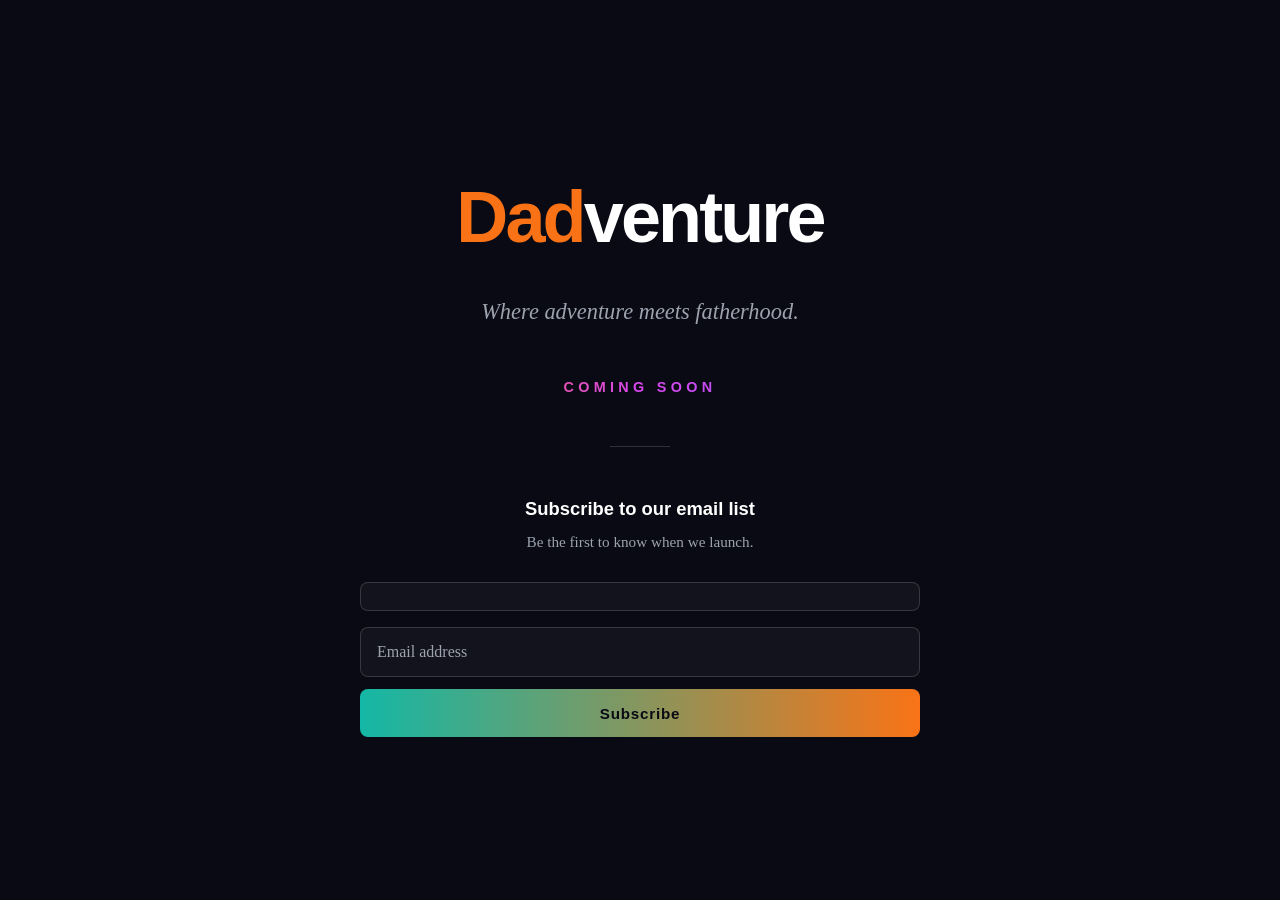
<file: index.html>
<!DOCTYPE html>
<html lang="en">
<head>
  <meta charset="UTF-8">
  <meta name="viewport" content="width=device-width, initial-scale=1.0">
  <title>Dadventure — Where Adventure Meets Fatherhood</title>
  <meta name="description" content="Dadventure is a fatherhood lifestyle brand and media platform. Coming soon.">

  <!-- Kit (ConvertKit) script for the email signup form -->
  <script src="https://f.convertkit.com/ckjs/ck.5.js"></script>

  <style>
    /* ===== EDIT COLORS HERE ===== */
    :root {
      --color-bg: #0a0a14;           /* dark navy/black background */
      --color-text: #ffffff;          /* main white text */
      --color-muted: #9ca3af;         /* gray for subtitle text */
      --color-orange: #f97316;        /* brand orange */
      --color-pink: #d946ef;          /* brand pink/magenta */
      --color-purple: #8b5cf6;        /* brand purple */
      --color-teal: #14b8a6;          /* brand teal */
      --color-border: rgba(255,255,255,0.15); /* subtle borders */
    }

    /* ===== BASE STYLES ===== */
    * { box-sizing: border-box; margin: 0; padding: 0; }

    body {
      background: var(--color-bg);
      color: var(--color-text);
      font-family: Georgia, 'Times New Roman', serif;
      min-height: 100vh;
      display: flex;
      align-items: center;
      justify-content: center;
      padding: 2rem 1.5rem;
      line-height: 1.5;
    }

    .container {
      max-width: 560px;
      width: 100%;
      text-align: center;
    }

    /* ===== LOGO ===== */
    .logo {
      font-family: 'Helvetica Neue', Helvetica, Arial, sans-serif;
      font-size: clamp(2.5rem, 8vw, 4.5rem);
      font-weight: 900;
      letter-spacing: -0.04em;
      margin-bottom: 1.5rem;
    }

    .logo .dad {
      color: var(--color-orange);
    }

    .logo .venture {
      color: var(--color-text);
    }

    /* ===== TAGLINE ===== */
    .tagline {
      font-size: clamp(1.1rem, 2.5vw, 1.4rem);
      font-style: italic;
      color: var(--color-muted);
      margin-bottom: 3rem;
    }

    /* ===== COMING SOON ===== */
    .coming-soon {
      font-family: 'Helvetica Neue', Helvetica, Arial, sans-serif;
      font-size: 0.9rem;
      font-weight: 700;
      letter-spacing: 0.3em;
      text-transform: uppercase;
      background: linear-gradient(90deg, var(--color-orange), var(--color-pink), var(--color-purple));
      -webkit-background-clip: text;
      background-clip: text;
      -webkit-text-fill-color: transparent;
      margin-bottom: 3rem;
    }

    /* ===== DIVIDER ===== */
    .divider {
      width: 60px;
      height: 1px;
      background: var(--color-border);
      margin: 0 auto 3rem;
    }

    /* ===== EMAIL SIGNUP SECTION ===== */
    .signup-heading {
      font-family: 'Helvetica Neue', Helvetica, Arial, sans-serif;
      font-size: 1.15rem;
      font-weight: 700;
      margin-bottom: 0.5rem;
      color: var(--color-text);
    }

    .signup-subtext {
      font-size: 0.95rem;
      color: var(--color-muted);
      margin-bottom: 1.75rem;
    }

    /* ===== KIT FORM OVERRIDES ===== */
    .formkit-form {
      max-width: 100% !important;
      margin: 0 auto;
    }

    .formkit-fields {
      display: flex;
      flex-direction: column;
      gap: 0.75rem;
    }

    .formkit-input {
      width: 100% !important;
      padding: 0.95rem 1rem !important;
      font-size: 1rem !important;
      font-family: Georgia, serif !important;
      border: 1px solid var(--color-border) !important;
      border-radius: 8px !important;
      background: rgba(255,255,255,0.04) !important;
      color: var(--color-text) !important;
      transition: border-color 0.2s, background 0.2s !important;
    }

    .formkit-input::placeholder {
      color: var(--color-muted) !important;
      opacity: 1 !important;
    }

    .formkit-input:focus {
      outline: none !important;
      border-color: var(--color-orange) !important;
      background: rgba(255,255,255,0.06) !important;
    }

    .formkit-submit {
      width: 100% !important;
      background: linear-gradient(90deg, var(--color-teal), var(--color-orange)) !important;
      color: #0a0a14 !important;
      border: none !important;
      border-radius: 8px !important;
      padding: 0.95rem 1rem !important;
      font-family: 'Helvetica Neue', Helvetica, Arial, sans-serif !important;
      font-size: 0.95rem !important;
      font-weight: 700 !important;
      letter-spacing: 0.05em !important;
      cursor: pointer;
      transition: opacity 0.2s, transform 0.1s;
    }

    .formkit-submit:hover {
      opacity: 0.92;
    }

    .formkit-submit:active {
      transform: scale(0.98);
    }

    .formkit-submit > span {
      padding: 0 !important;
    }

    /* Hide the "Built with Kit" link */
    .formkit-powered-by-convertkit-container {
      display: none !important;
    }

    /* Success/error messages */
    .formkit-alert {
      background: rgba(255,255,255,0.04) !important;
      border: 1px solid var(--color-border) !important;
      color: var(--color-text) !important;
      border-radius: 8px !important;
      padding: 0.85rem !important;
      font-size: 0.95rem !important;
      margin-bottom: 1rem !important;
    }

    .formkit-alert-success {
      background: rgba(20, 184, 166, 0.15) !important;
      border-color: var(--color-teal) !important;
    }
  </style>
</head>
<body>

  <main class="container">

    <!-- ===== LOGO (edit text here) ===== -->
    <h1 class="logo"><span class="dad">Dad</span><span class="venture">venture</span></h1>

    <!-- ===== TAGLINE (edit text here) ===== -->
    <p class="tagline">Where adventure meets fatherhood.</p>

    <!-- ===== COMING SOON (edit text here) ===== -->
    <p class="coming-soon">Coming Soon</p>

    <div class="divider"></div>

    <!-- ===== EMAIL SIGNUP HEADING (edit text here) ===== -->
    <h2 class="signup-heading">Subscribe to our email list</h2>
    <p class="signup-subtext">Be the first to know when we launch.</p>

    <!-- ===== KIT EMAIL FORM — DO NOT EDIT ===== -->
    <form action="https://app.kit.com/forms/9447538/subscriptions" class="seva-form formkit-form" method="post" data-sv-form="9447538" data-uid="8fcc47066a" data-format="inline" data-version="5">
      <div data-style="clean">
        <ul class="formkit-alert formkit-alert-error" data-element="errors" data-group="alert"></ul>
        <div data-element="fields" data-stacked="false" class="seva-fields formkit-fields">
          <div class="formkit-field">
            <input class="formkit-input" name="email_address" aria-label="Email Address" placeholder="Email address" required="" type="email">
          </div>
          <button data-element="submit" class="formkit-submit formkit-submit">
            <div class="formkit-spinner"><div></div><div></div><div></div></div>
            <span>Subscribe</span>
          </button>
        </div>
      </div>
    </form>

  </main>

</body>
</html>
</file>
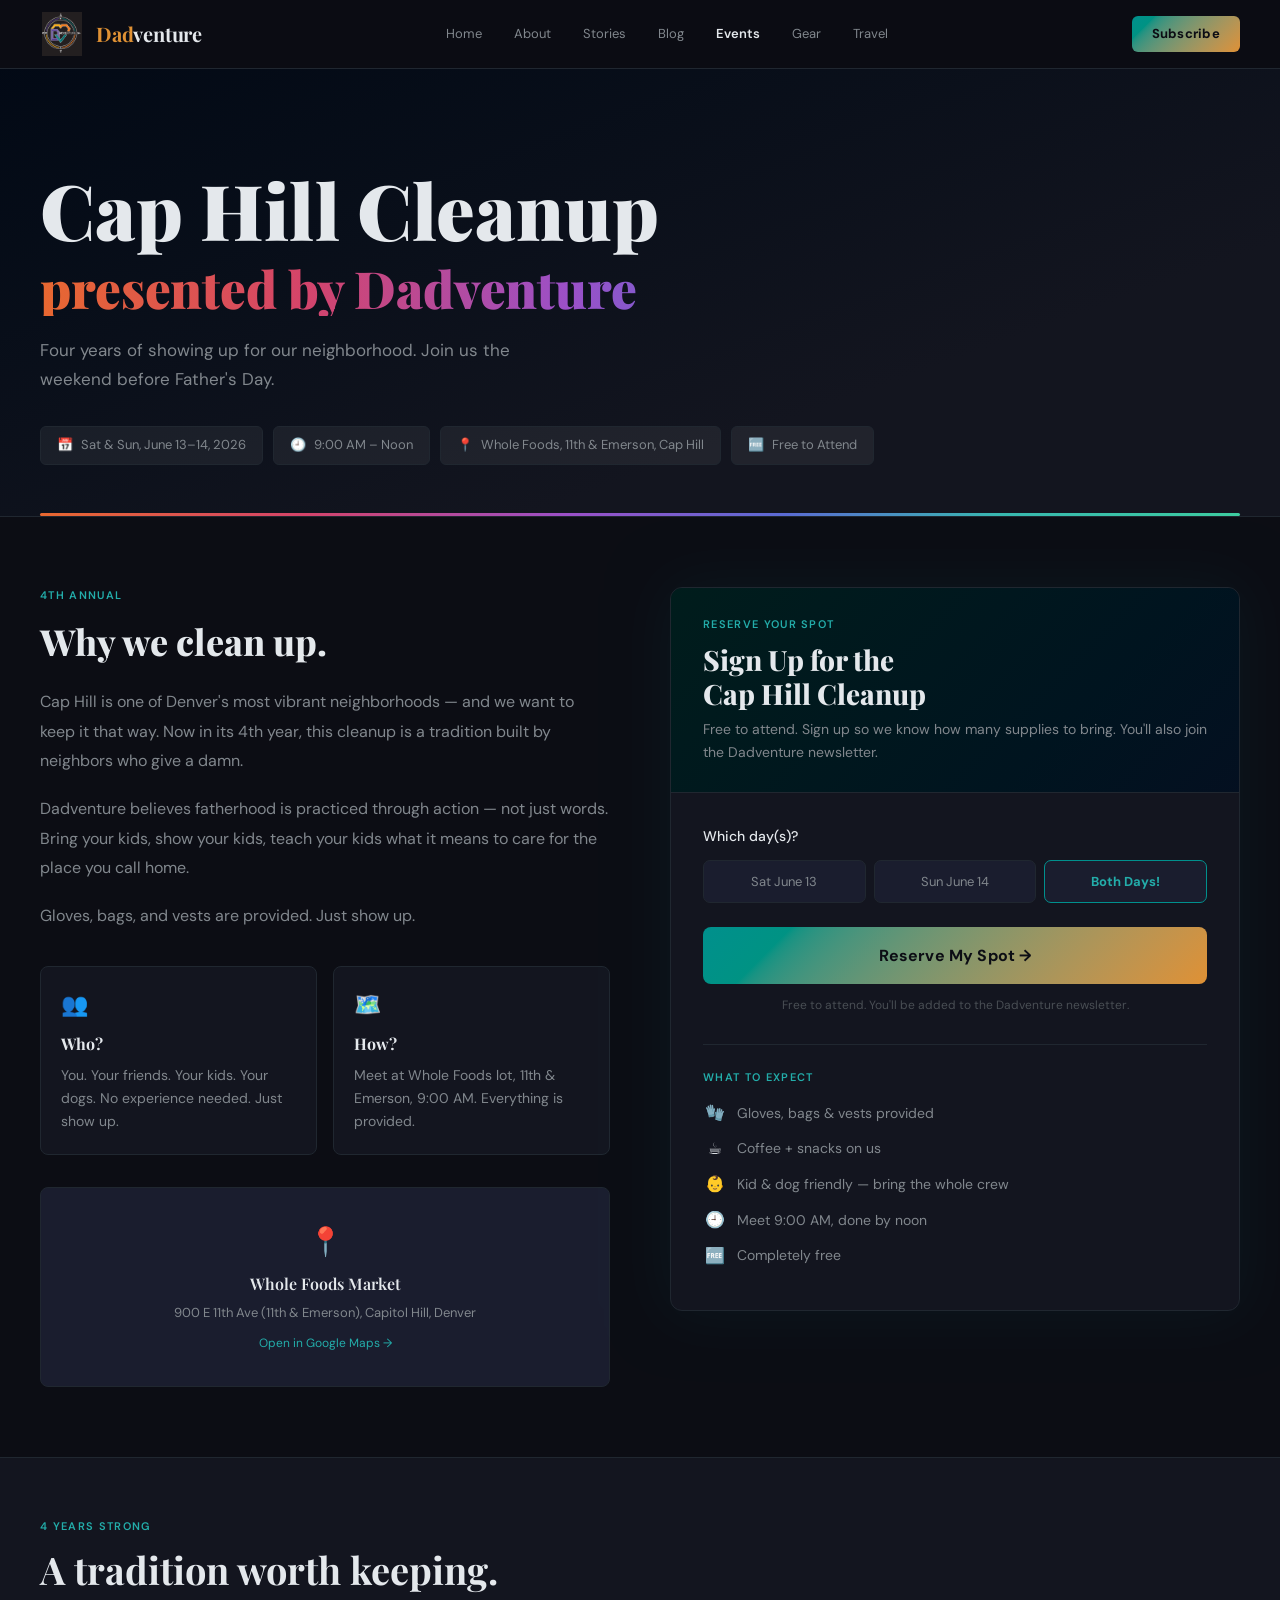
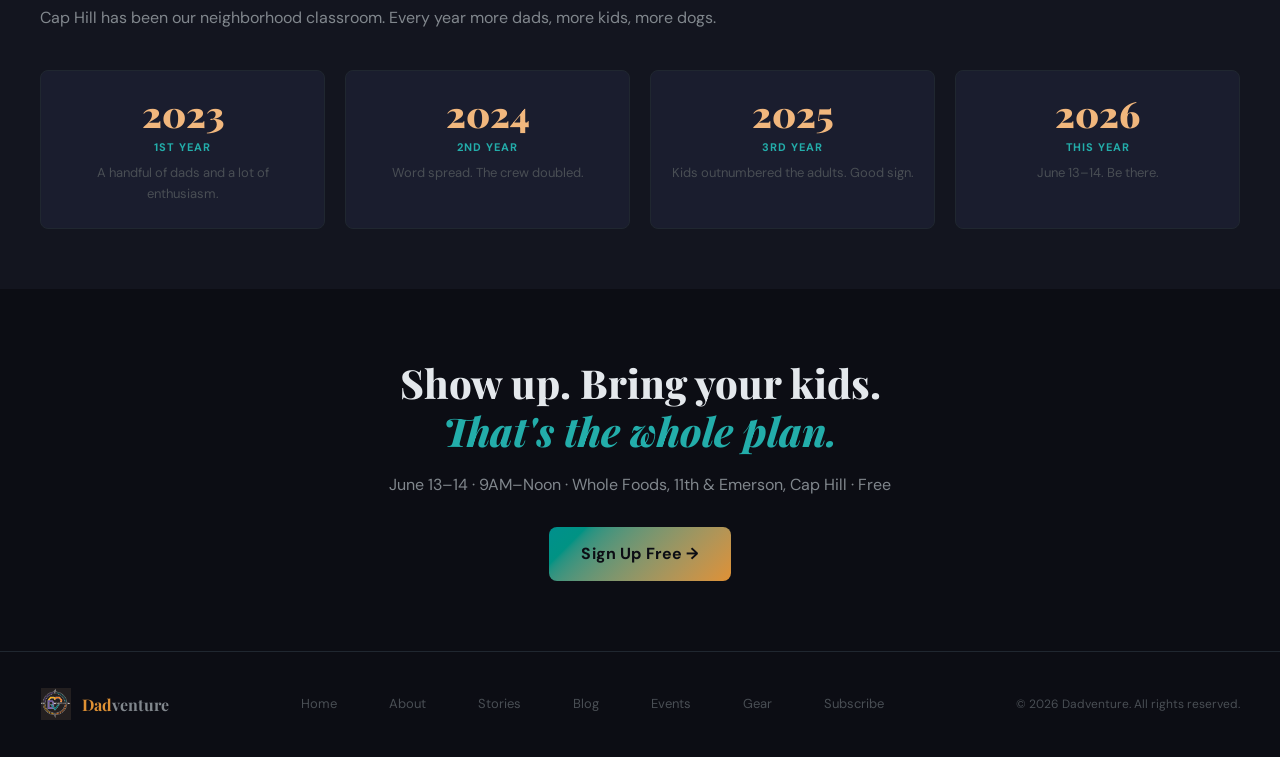
<file: Events.html>
<!DOCTYPE html>
<html lang="en">
<head>
  <meta charset="UTF-8">
  <meta name="viewport" content="width=device-width, initial-scale=1.0">
  <title>Cap Hill Cleanup 2026 — Dadventure</title>
  <link href="https://fonts.googleapis.com/css2?family=Playfair+Display:ital,wght@0,400;0,600;0,700;0,900;1,400;1,700&family=DM+Sans:ital,opsz,wght@0,9..40,300;0,9..40,400;0,9..40,500;0,9..40,600;1,9..40,400&display=swap" rel="stylesheet">
  <style>
    :root {
      --bg:      #0c0d14;
      --bg2:     #13151f;
      --bg3:     #1a1d2e;
      --bg4:     #22263a;
      --purple:  oklch(52% 0.19 285);
      --purple2: oklch(62% 0.15 285);
      --teal:    oklch(57% 0.14 192);
      --teal2:   oklch(68% 0.11 192);
      --amber:   oklch(72% 0.14 66);
      --amber2:  oklch(82% 0.10 66);
      --text:    oklch(93% 0.007 250);
      --muted:   oklch(62% 0.012 255);
      --subtle:  oklch(42% 0.012 255);
      --border:  oklch(27% 0.02 258);
      --serif:   'Playfair Display', Georgia, serif;
      --sans:    'DM Sans', system-ui, sans-serif;
      --gradient: linear-gradient(90deg, #E86830 0%, #D4446A 22%, #9B50C8 44%, #5B6BD4 62%, #38B8B0 80%, #3DCCA0 100%);
    }

    *, *::before, *::after { box-sizing: border-box; margin: 0; padding: 0; }
    html { scroll-behavior: smooth; }

    body {
      background: var(--bg);
      color: var(--text);
      font-family: var(--sans);
      font-size: 16px;
      line-height: 1.6;
      -webkit-font-smoothing: antialiased;
    }

    a { color: inherit; text-decoration: none; }
    img { display: block; }

    /* ── Header ── */
    header {
      position: sticky;
      top: 0;
      z-index: 100;
      background: rgba(12,13,20,0.96);
      backdrop-filter: blur(16px);
      border-bottom: 1px solid var(--border);
      padding: 0 40px;
    }
    .header-inner {
      max-width: 1280px;
      margin: 0 auto;
      height: 68px;
      display: flex;
      align-items: center;
      justify-content: space-between;
      gap: 24px;
    }
    .logo {
      display: flex;
      align-items: center;
      gap: 12px;
      text-decoration: none;
      flex-shrink: 0;
    }
    .logo img {
      width: 44px;
      height: 44px;
      object-fit: contain;
    }
    .logo-wordmark {
      font-family: var(--serif);
      font-weight: 700;
      font-size: 20px;
      letter-spacing: -0.01em;
      color: var(--text);
    }
    .logo-wordmark span { color: var(--amber); }

    nav {
      display: flex;
      gap: 4px;
      flex-wrap: wrap;
    }
    nav a {
      font-size: 13px;
      color: var(--muted);
      padding: 6px 14px;
      border-radius: 4px;
      transition: color 0.2s;
    }
    nav a:hover { color: var(--text); }
    nav a.active { color: var(--text); font-weight: 600; }

    .btn-subscribe {
      background: linear-gradient(135deg, var(--teal), var(--amber));
      border: none;
      color: #0c0d14;
      padding: 8px 20px;
      border-radius: 6px;
      font-size: 13px;
      font-weight: 700;
      letter-spacing: 0.02em;
      cursor: pointer;
      white-space: nowrap;
      font-family: var(--sans);
    }

    /* ── Utilities ── */
    .label {
      font-size: 11px;
      font-weight: 600;
      letter-spacing: 0.12em;
      text-transform: uppercase;
      color: var(--teal2);
    }

    .gradient-bar {
      height: 3px;
      background: var(--gradient);
      border-radius: 2px;
    }

    /* ── Hero ── */
    .hero {
      background: linear-gradient(160deg, oklch(14% 0.03 255) 0%, var(--bg2) 70%);
      padding: 100px 40px 0;
      border-bottom: 1px solid var(--border);
    }
    .hero-inner {
      max-width: 1280px;
      margin: 0 auto;
    }
    .hero h1 {
      font-family: var(--serif);
      font-weight: 900;
      font-size: clamp(42px, 6vw, 80px);
      line-height: 1.05;
      margin-bottom: 10px;
    }
    .hero-subtitle {
      font-family: var(--serif);
      font-weight: 900;
      font-size: clamp(28px, 4vw, 56px);
      line-height: 1.1;
      margin-bottom: 20px;
      background: var(--gradient);
      -webkit-background-clip: text;
      -webkit-text-fill-color: transparent;
      background-clip: text;
      display: block;
    }
    .hero-desc {
      color: var(--muted);
      font-size: 17px;
      max-width: 480px;
      line-height: 1.7;
      margin-bottom: 32px;
    }
    .pills {
      display: flex;
      gap: 10px;
      flex-wrap: wrap;
      margin-bottom: 48px;
    }
    .pill {
      display: flex;
      align-items: center;
      gap: 8px;
      background: rgba(255,255,255,0.06);
      border: 1px solid var(--border);
      border-radius: 6px;
      padding: 8px 16px;
      font-size: 13px;
      color: var(--muted);
    }

    /* ── Main grid ── */
    .main {
      max-width: 1280px;
      margin: 0 auto;
      padding: 70px 40px;
      display: grid;
      grid-template-columns: 1fr 1fr;
      gap: 60px;
      align-items: start;
    }

    @media (max-width: 860px) {
      .main { grid-template-columns: 1fr; gap: 40px; }
      header { padding: 0 20px; }
      nav { display: none; }
      .hero { padding: 80px 20px 0; }
      .pills { gap: 8px; }
      .pill { font-size: 12px; }
    }

    /* ── Left col ── */
    .section-label {
      font-size: 11px;
      font-weight: 600;
      letter-spacing: 0.12em;
      text-transform: uppercase;
      color: var(--teal2);
      margin-bottom: 16px;
    }
    .left h2 {
      font-family: var(--serif);
      font-size: 36px;
      font-weight: 800;
      line-height: 1.2;
      margin-bottom: 24px;
    }
    .body-text {
      display: flex;
      flex-direction: column;
      gap: 18px;
      color: var(--muted);
      font-size: 16px;
      line-height: 1.85;
      margin-bottom: 36px;
    }

    .who-how {
      display: grid;
      grid-template-columns: 1fr 1fr;
      gap: 16px;
      margin-bottom: 32px;
    }
    .who-how-card {
      background: var(--bg2);
      border: 1px solid var(--border);
      border-radius: 8px;
      padding: 20px;
    }
    .who-how-card .icon { font-size: 22px; margin-bottom: 8px; }
    .who-how-card h3 {
      font-family: var(--serif);
      font-size: 16px;
      font-weight: 700;
      margin-bottom: 8px;
    }
    .who-how-card p { font-size: 14px; color: var(--muted); line-height: 1.65; }

    .map-placeholder {
      border-radius: 8px;
      border: 1px solid var(--border);
      height: 200px;
      background: var(--bg3);
      display: flex;
      flex-direction: column;
      align-items: center;
      justify-content: center;
      gap: 6px;
      text-align: center;
    }
    .map-placeholder .icon { font-size: 28px; }
    .map-placeholder h4 { font-family: var(--serif); font-size: 16px; font-weight: 600; }
    .map-placeholder p { font-size: 13px; color: var(--muted); }
    .map-placeholder a { font-size: 12px; color: var(--teal2); margin-top: 4px; display: block; }

    /* ── Right col: Sign-up card ── */
    .signup-card {
      background: var(--bg2);
      border: 1px solid var(--border);
      border-radius: 12px;
      overflow: hidden;
      box-shadow: 0 0 60px oklch(57% 0.14 192 / 0.08);
    }
    .signup-header {
      background: linear-gradient(135deg, oklch(20% 0.05 192), oklch(17% 0.04 255));
      padding: 28px 32px;
      border-bottom: 1px solid var(--border);
    }
    .signup-header h2 {
      font-family: var(--serif);
      font-size: 28px;
      font-weight: 800;
      line-height: 1.2;
      margin: 10px 0 8px;
    }
    .signup-header p { color: var(--muted); font-size: 14px; line-height: 1.65; }

    .signup-body { padding: 32px; }

    .day-label { font-size: 14px; font-weight: 500; color: var(--text); margin-bottom: 12px; }
    .day-selector {
      display: flex;
      gap: 8px;
      margin-bottom: 24px;
    }
    .day-btn {
      flex: 1;
      padding: 12px 8px;
      background: var(--bg3);
      border: 1.5px solid var(--border);
      color: var(--muted);
      border-radius: 7px;
      font-size: 13px;
      font-family: var(--sans);
      cursor: pointer;
      transition: all 0.15s;
      text-align: center;
    }
    .day-btn.active {
      border-color: var(--teal);
      color: var(--teal2);
      font-weight: 700;
    }

    .btn-cta {
      display: block;
      width: 100%;
      background: linear-gradient(135deg, var(--teal), var(--amber));
      border: none;
      color: #0c0d14;
      padding: 16px;
      border-radius: 8px;
      font-size: 16px;
      font-weight: 700;
      font-family: var(--sans);
      cursor: pointer;
      text-align: center;
      text-decoration: none;
      letter-spacing: 0.01em;
      transition: opacity 0.2s;
    }
    .btn-cta:hover { opacity: 0.88; }

    .signup-note {
      font-size: 12px;
      color: var(--subtle);
      text-align: center;
      margin-top: 12px;
    }

    .expect-list {
      margin-top: 28px;
      padding-top: 24px;
      border-top: 1px solid var(--border);
    }
    .expect-list .label { margin-bottom: 14px; display: block; }
    .expect-item {
      display: flex;
      gap: 10px;
      align-items: center;
      margin-bottom: 10px;
    }
    .expect-item .icon {
      font-size: 16px;
      width: 24px;
      text-align: center;
      flex-shrink: 0;
    }
    .expect-item span { font-size: 14px; color: var(--muted); }

    /* ── History strip ── */
    .history {
      background: var(--bg2);
      border-top: 1px solid var(--border);
      padding: 60px 40px;
    }
    .history-inner { max-width: 1280px; margin: 0 auto; }
    .section-head { margin-bottom: 40px; }
    .section-head .kicker {
      font-size: 11px;
      font-weight: 600;
      letter-spacing: 0.12em;
      text-transform: uppercase;
      color: var(--teal2);
      margin-bottom: 12px;
    }
    .section-head h2 {
      font-family: var(--serif);
      font-size: clamp(26px, 3vw, 38px);
      font-weight: 700;
      line-height: 1.2;
      margin-bottom: 12px;
    }
    .section-head p { color: var(--muted); font-size: 16px; }

    .year-grid {
      display: grid;
      grid-template-columns: repeat(4, 1fr);
      gap: 20px;
    }
    @media (max-width: 700px) { .year-grid { grid-template-columns: 1fr 1fr; } }
    .year-card {
      background: var(--bg3);
      border: 1px solid var(--border);
      border-radius: 8px;
      padding: 24px 20px;
      text-align: center;
    }
    .year-card .year {
      font-family: var(--serif);
      font-size: 36px;
      font-weight: 900;
      color: var(--amber2);
      line-height: 1;
    }
    .year-card .stat {
      font-size: 11px;
      font-weight: 700;
      letter-spacing: 0.08em;
      text-transform: uppercase;
      color: var(--teal2);
      margin: 8px 0 6px;
    }
    .year-card p { font-size: 13px; color: var(--subtle); line-height: 1.6; }

    /* ── Final CTA ── */
    .final-cta {
      max-width: 640px;
      margin: 0 auto;
      padding: 70px 40px;
      text-align: center;
    }
    .final-cta h2 {
      font-family: var(--serif);
      font-size: clamp(28px, 3.5vw, 40px);
      font-weight: 800;
      line-height: 1.2;
      margin-bottom: 16px;
    }
    .final-cta h2 em { color: var(--teal2); font-style: italic; }
    .final-cta p { color: var(--muted); font-size: 16px; line-height: 1.75; margin-bottom: 28px; }

    /* ── Footer ── */
    footer {
      background: var(--bg);
      border-top: 1px solid var(--border);
      padding: 36px 40px;
    }
    .footer-inner {
      max-width: 1280px;
      margin: 0 auto;
      display: flex;
      align-items: center;
      justify-content: space-between;
      flex-wrap: wrap;
      gap: 20px;
    }
    .footer-logo {
      display: flex;
      align-items: center;
      gap: 10px;
      text-decoration: none;
    }
    .footer-logo img { width: 32px; height: 32px; object-fit: contain; }
    .footer-nav {
      display: flex;
      gap: 24px;
      flex-wrap: wrap;
    }
    .footer-nav a { font-size: 13px; color: var(--subtle); transition: color 0.2s; }
    .footer-nav a:hover { color: var(--muted); }
    .footer-copy { font-size: 12px; color: var(--subtle); }

    /* ── Fade in ── */
    .fade-in { animation: fadeIn 0.5s ease both; }
    @keyframes fadeIn { from { opacity:0; transform:translateY(10px); } to { opacity:1; transform:none; } }
  </style>
</head>
<body>

  <!-- ── HEADER ── -->
  <header>
    <div class="header-inner">
      <a href="index.html" class="logo">
        <img src="[data-uri]" alt="Dadventure compass logo" onerror="this.style.display='none';this.nextElementSibling.style.display='flex'">
        <svg style="display:none;width:44px;height:44px;flex-shrink:0" viewBox="0 0 80 80" fill="none" xmlns="http://www.w3.org/2000/svg">
          <circle cx="40" cy="40" r="36" stroke="oklch(57% 0.14 192)" stroke-width="3"/>
          <circle cx="40" cy="40" r="28" stroke="oklch(72% 0.14 66)" stroke-width="1.5" stroke-dasharray="5 3"/>
          <polygon points="40,14 36,36 40,32 44,36" fill="oklch(72% 0.14 66)"/>
          <polygon points="40,66 44,44 40,48 36,44" fill="oklch(42% 0.012 255)"/>
          <circle cx="40" cy="40" r="4" fill="oklch(72% 0.14 66)"/>
        </svg>
        <span class="logo-wordmark"><span>Dad</span>venture</span>
      </a>
      <nav>
        <a href="index.html">Home</a>
        <a href="index.html#about">About</a>
        <a href="index.html#stories">Stories</a>
        <a href="index.html#blog">Blog</a>
        <a href="events.html" class="active">Events</a>
        <a href="index.html#gear">Gear</a>
        <a href="index.html#travel">Travel</a>
      </nav>
      <a href="https://dadventure.kit.com/95e79d6e7e" target="_blank" class="btn-subscribe">Subscribe</a>
    </div>
  </header>

  <!-- ── HERO ── -->
  <section class="hero fade-in">
    <div class="hero-inner">
      <h1>Cap Hill Cleanup</h1>
      <span class="hero-subtitle">presented by Dadventure</span>
      <p class="hero-desc">Four years of showing up for our neighborhood. Join us the weekend before Father's Day.</p>
      <div class="pills">
        <div class="pill"><span>📅</span><span>Sat &amp; Sun, June 13–14, 2026</span></div>
        <div class="pill"><span>🕘</span><span>9:00 AM – Noon</span></div>
        <div class="pill"><span>📍</span><span>Whole Foods, 11th &amp; Emerson, Cap Hill</span></div>
        <div class="pill"><span>🆓</span><span>Free to Attend</span></div>
      </div>
      <div class="gradient-bar"></div>
    </div>
  </section>

  <!-- ── MAIN CONTENT ── -->
  <div class="main fade-in">

    <!-- Left: About -->
    <div class="left">
      <div class="section-label">4th Annual</div>
      <h2>Why we clean up.</h2>
      <div class="body-text">
        <p>Cap Hill is one of Denver's most vibrant neighborhoods — and we want to keep it that way. Now in its 4th year, this cleanup is a tradition built by neighbors who give a damn.</p>
        <p>Dadventure believes fatherhood is practiced through action — not just words. Bring your kids, show your kids, teach your kids what it means to care for the place you call home.</p>
        <p>Gloves, bags, and vests are provided. Just show up.</p>
      </div>

      <div class="who-how">
        <div class="who-how-card">
          <div class="icon">👥</div>
          <h3>Who?</h3>
          <p>You. Your friends. Your kids. Your dogs. No experience needed. Just show up.</p>
        </div>
        <div class="who-how-card">
          <div class="icon">🗺️</div>
          <h3>How?</h3>
          <p>Meet at Whole Foods lot, 11th &amp; Emerson, 9:00 AM. Everything is provided.</p>
        </div>
      </div>

      <div class="map-placeholder">
        <div class="icon">📍</div>
        <h4>Whole Foods Market</h4>
        <p>900 E 11th Ave (11th &amp; Emerson), Capitol Hill, Denver</p>
        <a href="https://maps.google.com/?q=Whole+Foods+Market+900+E+11th+Ave+Denver+CO" target="_blank" rel="noopener noreferrer">Open in Google Maps →</a>
      </div>
    </div>

    <!-- Right: Sign-up -->
    <div class="right">
      <div class="signup-card">
        <div class="signup-header">
          <div class="label">Reserve Your Spot</div>
          <h2>Sign Up for the<br>Cap Hill Cleanup</h2>
          <p>Free to attend. Sign up so we know how many supplies to bring. You'll also join the Dadventure newsletter.</p>
        </div>
        <div class="signup-body">
          <div class="day-label">Which day(s)?</div>
          <div class="day-selector">
            <button class="day-btn" onclick="selectDay(this)">Sat June 13</button>
            <button class="day-btn" onclick="selectDay(this)">Sun June 14</button>
            <button class="day-btn active" onclick="selectDay(this)">Both Days!</button>
          </div>

          <a href="https://dadventure.kit.com/95e79d6e7e" target="_blank" rel="noopener noreferrer" class="btn-cta">
            Reserve My Spot →
          </a>
          <p class="signup-note">Free to attend. You'll be added to the Dadventure newsletter.</p>

          <div class="expect-list">
            <span class="label">What to expect</span>
            <div class="expect-item"><div class="icon">🧤</div><span>Gloves, bags &amp; vests provided</span></div>
            <div class="expect-item"><div class="icon">☕</div><span>Coffee + snacks on us</span></div>
            <div class="expect-item"><div class="icon">👶</div><span>Kid &amp; dog friendly — bring the whole crew</span></div>
            <div class="expect-item"><div class="icon">🕘</div><span>Meet 9:00 AM, done by noon</span></div>
            <div class="expect-item"><div class="icon">🆓</div><span>Completely free</span></div>
          </div>
        </div>
      </div>
    </div>
  </div>

  <!-- ── HISTORY ── -->
  <section class="history">
    <div class="history-inner">
      <div class="section-head">
        <div class="kicker">4 Years Strong</div>
        <h2>A tradition worth keeping.</h2>
        <p>Cap Hill has been our neighborhood classroom. Every year more dads, more kids, more dogs.</p>
      </div>
      <div class="year-grid">
        <div class="year-card">
          <div class="year">2023</div>
          <div class="stat">1st year</div>
          <p>A handful of dads and a lot of enthusiasm.</p>
        </div>
        <div class="year-card">
          <div class="year">2024</div>
          <div class="stat">2nd year</div>
          <p>Word spread. The crew doubled.</p>
        </div>
        <div class="year-card">
          <div class="year">2025</div>
          <div class="stat">3rd year</div>
          <p>Kids outnumbered the adults. Good sign.</p>
        </div>
        <div class="year-card">
          <div class="year">2026</div>
          <div class="stat">This year</div>
          <p>June 13–14. Be there.</p>
        </div>
      </div>
    </div>
  </section>

  <!-- ── FINAL CTA ── -->
  <section class="final-cta">
    <h2>Show up. Bring your kids.<br><em>That's the whole plan.</em></h2>
    <p>June 13–14 · 9AM–Noon · Whole Foods, 11th &amp; Emerson, Cap Hill · Free</p>
    <a href="https://dadventure.kit.com/95e79d6e7e" target="_blank" rel="noopener noreferrer" class="btn-cta" style="display:inline-block; width:auto; padding: 14px 32px;">
      Sign Up Free →
    </a>
  </section>

  <!-- ── FOOTER ── -->
  <footer>
    <div class="footer-inner">
      <a href="index.html" class="footer-logo">
        <img src="[data-uri]" alt="Dadventure" onerror="this.style.display='none'">
        <span style="font-family: var(--serif); font-weight:700; color:var(--muted);">
          <span style="color:var(--amber);">Dad</span>venture
        </span>
      </a>
      <nav class="footer-nav">
        <a href="index.html">Home</a>
        <a href="index.html#about">About</a>
        <a href="index.html#stories">Stories</a>
        <a href="index.html#blog">Blog</a>
        <a href="events.html">Events</a>
        <a href="index.html#gear">Gear</a>
        <a href="https://dadventure.kit.com/95e79d6e7e" target="_blank">Subscribe</a>
      </nav>
      <span class="footer-copy">© 2026 Dadventure. All rights reserved.</span>
    </div>
  </footer>

  <script>
    function selectDay(btn) {
      document.querySelectorAll('.day-btn').forEach(b => b.classList.remove('active'));
      btn.classList.add('active');
    }
  </script>

</body>
</html>
</file>
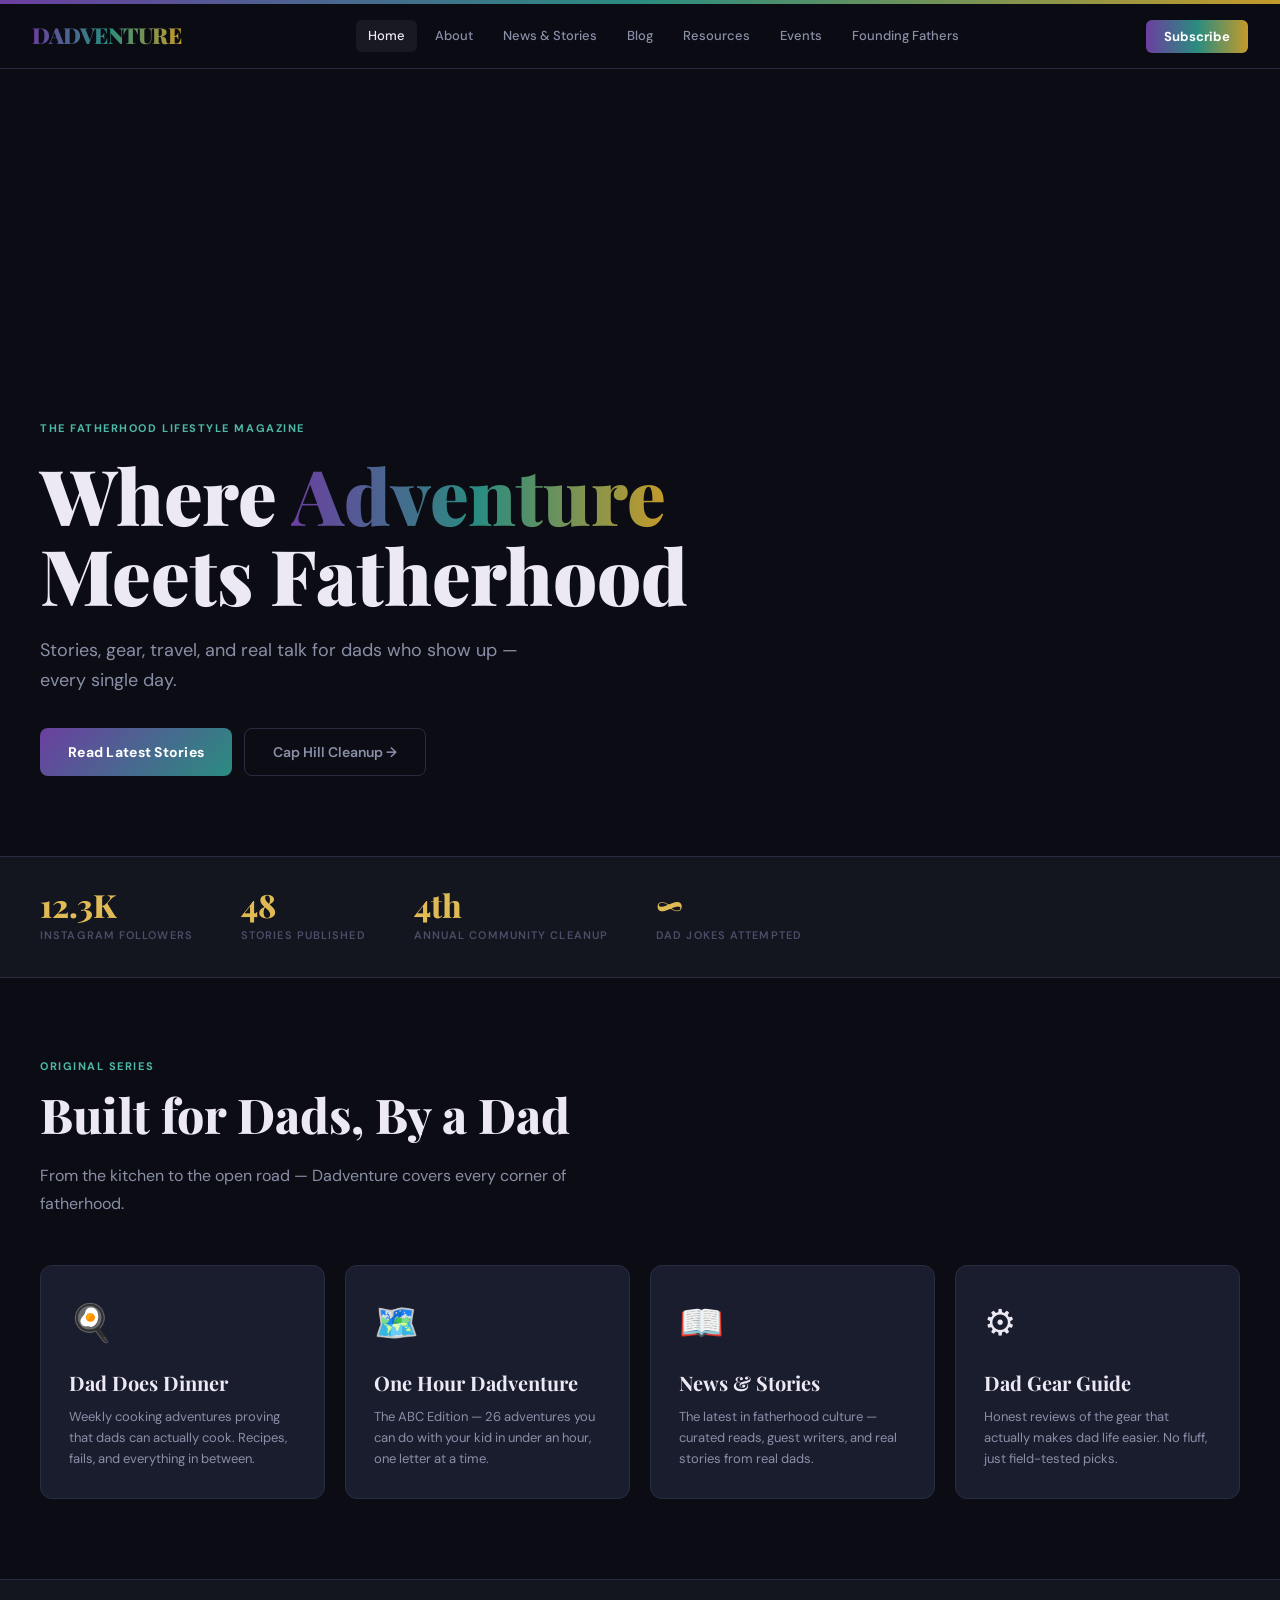
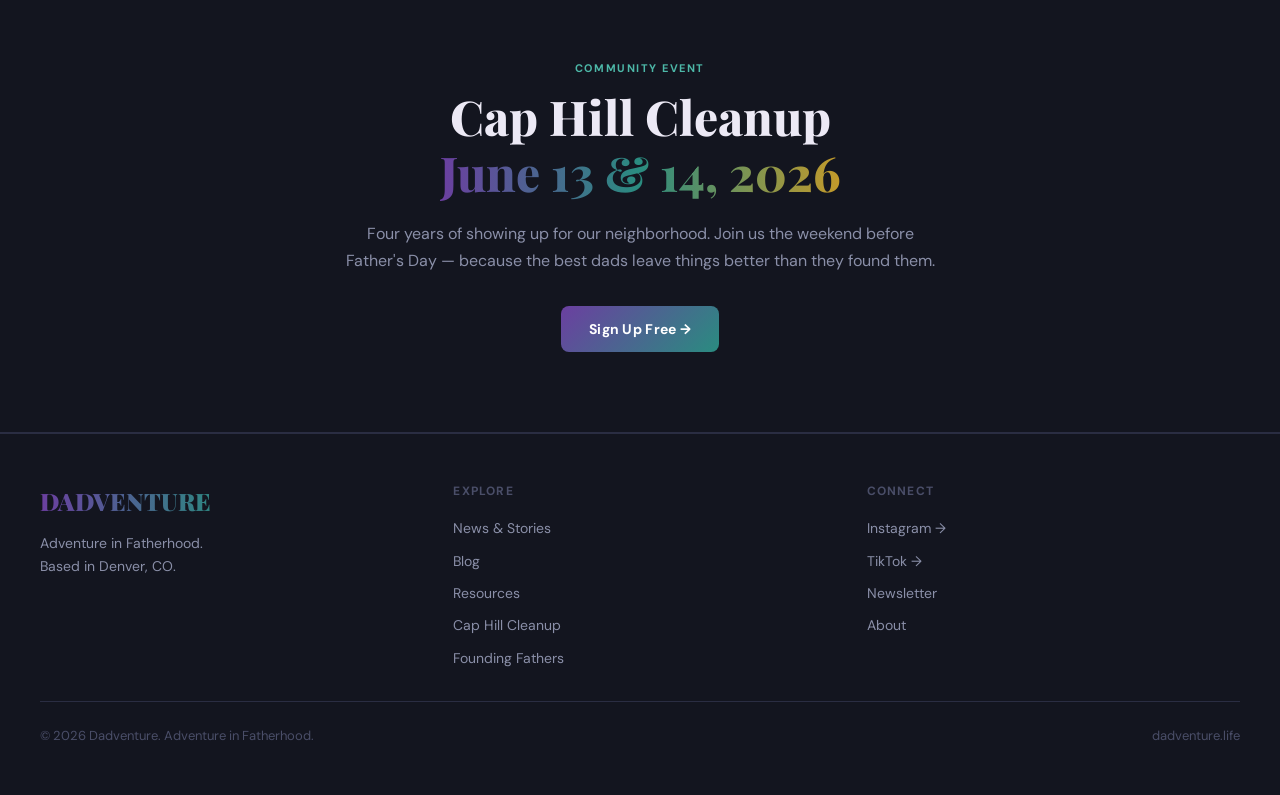
<file: index (2).html>
<!DOCTYPE html>
<html lang="en">
<head>
<meta charset="UTF-8">
<meta name="viewport" content="width=device-width, initial-scale=1.0">
<title>Dadventure — Adventure in Fatherhood</title>
<link href="https://fonts.googleapis.com/css2?family=Playfair+Display:ital,wght@0,700;0,900;1,700&family=DM+Sans:wght@300;400;500;600;700&display=swap" rel="stylesheet">
<style>
/* ── RESET & TOKENS ─────────────────────────────────────────── */
*,*::before,*::after{box-sizing:border-box;margin:0;padding:0}
:root{
  --bg:     #0c0d14;
  --bg2:    #13151f;
  --bg3:    #1a1d2e;
  --purple: #6b3fa0;
  --purple2:#9b6fd4;
  --teal:   #2a8c80;
  --teal2:  #4db8a8;
  --amber:  #c49a2a;
  --amber2: #e0bb55;
  --text:   #ece9f5;
  --muted:  #8a8fa8;
  --subtle: #4a4e68;
  --border: #2a2d42;
  --serif:  'Playfair Display',Georgia,serif;
  --sans:   'DM Sans',system-ui,sans-serif;
  --grad:   linear-gradient(90deg,var(--purple),var(--teal),var(--amber));
}
html{scroll-behavior:smooth}
body{background:var(--bg);color:var(--text);font-family:var(--sans);font-size:16px;line-height:1.6;-webkit-font-smoothing:antialiased}
a{color:inherit;text-decoration:none}
img{display:block;max-width:100%}
button{font-family:var(--sans);cursor:pointer}

/* ── GRAD BAR ───────────────────────────────────────────────── */
.grad-bar{height:4px;background:var(--grad)}

/* ── NAV ────────────────────────────────────────────────────── */
nav{position:fixed;top:0;left:0;right:0;z-index:100;background:rgba(12,13,20,0.92);backdrop-filter:blur(12px);border-bottom:1px solid var(--border);transition:all .3s}
.nav-inner{max-width:1280px;margin:0 auto;padding:0 32px;height:64px;display:flex;align-items:center;justify-content:space-between}
.nav-logo{font-family:var(--serif);font-size:22px;font-weight:900;background:var(--grad);-webkit-background-clip:text;-webkit-text-fill-color:transparent;letter-spacing:-.02em}
.nav-links{display:flex;gap:6px;align-items:center}
.nav-links a{font-size:13px;font-weight:500;color:var(--muted);padding:6px 12px;border-radius:6px;transition:all .2s}
.nav-links a:hover,.nav-links a.active{color:var(--text);background:rgba(255,255,255,0.06)}
.nav-cta{background:var(--grad);border:none;color:#fff;font-size:13px;font-weight:700;padding:8px 18px;border-radius:6px;transition:opacity .2s}
.nav-cta:hover{opacity:.85}

/* ── PAGES ──────────────────────────────────────────────────── */
.page{display:none;padding-top:64px;min-height:100vh;animation:fadeIn .3s ease}
.page.active{display:block}
@keyframes fadeIn{from{opacity:0;transform:translateY(8px)}to{opacity:1;transform:none}}

/* ── HERO ───────────────────────────────────────────────────── */
.hero{position:relative;min-height:88vh;display:flex;align-items:flex-end;overflow:hidden;background:var(--bg)}
.hero-img{position:absolute;inset:0;width:100%;height:100%;object-fit:cover;opacity:.35}
.hero-overlay{position:absolute;inset:0;background:linear-gradient(to top,rgba(12,13,20,1) 0%,rgba(12,13,20,.6) 50%,rgba(12,13,20,.1) 100%)}
.hero-content{position:relative;max-width:1280px;margin:0 auto;padding:0 40px 80px;width:100%}
.hero-tag{font-size:11px;font-weight:700;letter-spacing:.14em;text-transform:uppercase;color:var(--teal2);margin-bottom:16px}
.hero h1{font-family:var(--serif);font-size:clamp(40px,6vw,80px);font-weight:900;line-height:1.05;max-width:800px;margin-bottom:20px}
.hero h1 span{background:var(--grad);-webkit-background-clip:text;-webkit-text-fill-color:transparent}
.hero p{color:var(--muted);font-size:18px;max-width:520px;margin-bottom:32px;line-height:1.7}
.hero-btns{display:flex;gap:12px;flex-wrap:wrap}
.btn-primary{background:linear-gradient(135deg,var(--purple),var(--teal));border:none;color:#fff;font-size:14px;font-weight:700;padding:14px 28px;border-radius:8px;transition:opacity .2s;letter-spacing:.02em}
.btn-primary:hover{opacity:.85}
.btn-secondary{background:none;border:1px solid var(--border);color:var(--muted);font-size:14px;font-weight:600;padding:14px 28px;border-radius:8px;transition:all .2s}
.btn-secondary:hover{border-color:var(--muted);color:var(--text)}

/* ── SECTION COMMONS ────────────────────────────────────────── */
section{padding:80px 40px;max-width:1280px;margin:0 auto}
.section-label{font-size:11px;font-weight:700;letter-spacing:.14em;text-transform:uppercase;color:var(--teal2);margin-bottom:12px}
.section-title{font-family:var(--serif);font-size:clamp(28px,4vw,48px);font-weight:800;line-height:1.15;margin-bottom:20px}
.section-sub{color:var(--muted);font-size:16px;line-height:1.7;max-width:600px;margin-bottom:48px}

/* ── CARD GRID ──────────────────────────────────────────────── */
.card-grid{display:grid;grid-template-columns:repeat(auto-fill,minmax(320px,1fr));gap:24px}
.card{background:var(--bg2);border:1px solid var(--border);border-radius:14px;overflow:hidden;transition:transform .2s,border-color .2s}
.card:hover{transform:translateY(-4px);border-color:var(--subtle)}
.card-img{width:100%;height:200px;object-fit:cover;background:var(--bg3)}
.card-img-placeholder{width:100%;height:200px;background:linear-gradient(135deg,var(--bg3),var(--bg2));display:flex;align-items:center;justify-content:center;font-size:40px}
.card-body{padding:24px}
.card-cat{font-size:10px;font-weight:700;letter-spacing:.12em;text-transform:uppercase;color:var(--teal2);margin-bottom:8px}
.card-title{font-family:var(--serif);font-size:20px;font-weight:700;line-height:1.3;margin-bottom:10px}
.card-desc{color:var(--muted);font-size:14px;line-height:1.6}
.card-footer{padding:0 24px 24px;display:flex;align-items:center;justify-content:space-between}
.card-read{font-size:13px;font-weight:600;color:var(--teal2)}

/* ── STATS BAR ──────────────────────────────────────────────── */
.stats-bar{background:var(--bg2);border-top:1px solid var(--border);border-bottom:1px solid var(--border)}
.stats-inner{max-width:1280px;margin:0 auto;padding:32px 40px;display:flex;gap:48px;flex-wrap:wrap}
.stat-num{font-family:var(--serif);font-size:32px;font-weight:800;color:var(--amber2);line-height:1}
.stat-label{font-size:11px;font-weight:600;letter-spacing:.1em;text-transform:uppercase;color:var(--subtle);margin-top:6px}

/* ── FULL WIDTH DARK SECTION ────────────────────────────────── */
.dark-section{background:var(--bg2);border-top:1px solid var(--border);border-bottom:1px solid var(--border);padding:80px 40px}
.dark-section-inner{max-width:1280px;margin:0 auto}

/* ── SERIES GRID ────────────────────────────────────────────── */
.series-grid{display:grid;grid-template-columns:repeat(auto-fill,minmax(260px,1fr));gap:20px}
.series-card{background:var(--bg3);border:1px solid var(--border);border-radius:12px;padding:28px;transition:all .2s;cursor:pointer}
.series-card:hover{border-color:var(--purple2);transform:translateY(-2px)}
.series-icon{font-size:36px;margin-bottom:16px}
.series-name{font-family:var(--serif);font-size:20px;font-weight:700;margin-bottom:8px}
.series-desc{color:var(--muted);font-size:13px;line-height:1.6}

/* ── FORM ───────────────────────────────────────────────────── */
.form-card{background:var(--bg2);border:1px solid var(--border);border-radius:16px;padding:40px;max-width:560px}
.form-card .grad-bar{border-radius:2px;margin-bottom:28px}
.form-group{margin-bottom:18px}
.form-group label{display:block;font-size:12px;font-weight:600;color:var(--muted);margin-bottom:8px}
.form-group input,.form-group select,.form-group textarea{width:100%;background:var(--bg3);border:1px solid var(--border);border-radius:8px;padding:12px 14px;color:var(--text);font-family:var(--sans);font-size:14px;outline:none;transition:border-color .2s}
.form-group input:focus,.form-group select:focus,.form-group textarea:focus{border-color:var(--teal)}
.form-group textarea{resize:vertical;min-height:100px}
.btn-group{display:flex;gap:8px;flex-wrap:wrap}
.btn-toggle{padding:9px 16px;border-radius:6px;font-size:13px;font-weight:600;border:1px solid var(--border);background:transparent;color:var(--muted);cursor:pointer;transition:all .15s}
.btn-toggle.active{border-color:var(--teal);background:rgba(77,184,168,.12);color:var(--teal2)}

/* ── EVENTS HERO ────────────────────────────────────────────── */
.event-hero{background:linear-gradient(135deg,var(--bg2),var(--bg3));border-bottom:1px solid var(--border);padding:80px 40px 60px;position:relative;overflow:hidden}
.event-hero::before{content:'';position:absolute;top:0;left:0;right:0;height:4px;background:var(--grad)}
.event-hero-inner{max-width:1280px;margin:0 auto;display:grid;grid-template-columns:1fr 420px;gap:60px;align-items:start}
.event-badges{display:flex;gap:10px;flex-wrap:wrap;margin-bottom:20px}
.event-badge{display:flex;align-items:center;gap:8px;background:rgba(255,255,255,.06);border:1px solid rgba(255,255,255,.1);border-radius:6px;padding:8px 14px;font-size:13px}

/* ── SCHEDULE ───────────────────────────────────────────────── */
.schedule{display:flex;flex-direction:column;gap:0}
.schedule-item{display:flex;gap:20px;padding-bottom:24px;position:relative}
.schedule-item:not(:last-child)::after{content:'';position:absolute;left:72px;top:28px;bottom:0;width:1px;background:var(--border)}
.schedule-time{width:68px;flex-shrink:0;font-size:12px;font-weight:700;color:var(--teal2);padding-top:2px}
.schedule-dot{width:10px;height:10px;border-radius:50%;flex-shrink:0;margin-top:4px;background:linear-gradient(135deg,var(--purple),var(--teal));box-shadow:0 0 0 3px var(--bg)}
.schedule-content-label{font-weight:700;font-size:15px;margin-bottom:3px}
.schedule-content-desc{font-size:13px;color:var(--muted)}

/* ── SPONSORS ───────────────────────────────────────────────── */
.sponsor-grid{display:grid;grid-template-columns:repeat(4,1fr);gap:16px}
.sponsor-slot{background:var(--bg2);border:1px solid var(--border);border-radius:10px;height:80px;display:flex;align-items:center;justify-content:center;padding:12px}
.sponsor-slot img{max-height:50px;width:auto;max-width:100%;object-fit:contain;filter:grayscale(20%)}

/* ── FOOTER ─────────────────────────────────────────────────── */
footer{background:var(--bg2);border-top:1px solid var(--border);padding:48px 40px}
.footer-inner{max-width:1280px;margin:0 auto;display:grid;grid-template-columns:1fr 1fr 1fr;gap:40px}
.footer-brand{font-family:var(--serif);font-size:24px;font-weight:900;background:var(--grad);-webkit-background-clip:text;-webkit-text-fill-color:transparent;margin-bottom:12px}
.footer-tagline{color:var(--muted);font-size:14px;line-height:1.6}
.footer-heading{font-size:12px;font-weight:700;letter-spacing:.1em;text-transform:uppercase;color:var(--subtle);margin-bottom:16px}
.footer-links{display:flex;flex-direction:column;gap:10px}
.footer-links a{color:var(--muted);font-size:14px;transition:color .2s}
.footer-links a:hover{color:var(--text)}
.footer-bottom{max-width:1280px;margin:32px auto 0;padding-top:24px;border-top:1px solid var(--border);display:flex;justify-content:space-between;align-items:center}
.footer-copy{color:var(--subtle);font-size:13px}

/* ── ABOUT ──────────────────────────────────────────────────── */
.about-grid{display:grid;grid-template-columns:1fr 1fr;gap:60px;align-items:center}
.about-img-wrap{background:var(--bg2);border:1px solid var(--border);border-radius:16px;overflow:hidden;height:500px;display:flex;align-items:center;justify-content:center;font-size:80px}
.about-text p{color:var(--muted);font-size:16px;line-height:1.8;margin-bottom:20px}
.values-grid{display:grid;grid-template-columns:1fr 1fr;gap:16px;margin-top:32px}
.value-card{background:var(--bg2);border:1px solid var(--border);border-radius:10px;padding:20px}
.value-icon{font-size:24px;margin-bottom:10px}
.value-title{font-weight:700;font-size:15px;margin-bottom:6px}
.value-desc{color:var(--muted);font-size:13px;line-height:1.6}

/* ── RESOURCES ──────────────────────────────────────────────── */
.resource-grid{display:grid;grid-template-columns:repeat(auto-fill,minmax(280px,1fr));gap:20px}
.resource-card{background:var(--bg2);border:1px solid var(--border);border-radius:14px;padding:28px;cursor:pointer;transition:all .2s}
.resource-card:hover{border-color:var(--purple2);transform:translateY(-3px)}
.resource-icon{font-size:32px;margin-bottom:16px}
.resource-title{font-family:var(--serif);font-size:22px;font-weight:700;margin-bottom:10px}
.resource-desc{color:var(--muted);font-size:14px;line-height:1.6;margin-bottom:20px}
.resource-link{font-size:13px;font-weight:600;color:var(--purple2)}

/* ── FOUNDING FATHERS ───────────────────────────────────────── */
.founders-hero{background:linear-gradient(135deg,rgba(107,63,160,.15),rgba(42,140,128,.1));border-bottom:1px solid var(--border);padding:80px 40px;text-align:center}
.founders-perks{display:grid;grid-template-columns:repeat(auto-fill,minmax(240px,1fr));gap:20px;margin-top:48px}
.perk-card{background:var(--bg2);border:1px solid var(--border);border-radius:12px;padding:24px}
.perk-icon{font-size:28px;margin-bottom:12px}
.perk-title{font-weight:700;margin-bottom:8px}
.perk-desc{color:var(--muted);font-size:13px;line-height:1.6}

/* ── SUCCESS STATE ──────────────────────────────────────────── */
.success-card{background:var(--bg2);border:1px solid rgba(77,184,168,.4);border-radius:16px;padding:40px;text-align:center}
.success-icon{font-size:48px;margin-bottom:16px}

/* ── RESPONSIVE ─────────────────────────────────────────────── */
@media(max-width:768px){
  .nav-links{display:none}
  .hero-content{padding:0 20px 60px}
  section{padding:60px 20px}
  .event-hero{padding:60px 20px 40px}
  .event-hero-inner{grid-template-columns:1fr}
  .about-grid{grid-template-columns:1fr}
  .footer-inner{grid-template-columns:1fr}
  .sponsor-grid{grid-template-columns:repeat(2,1fr)}
}
</style>
</head>
<body>

<!-- GRAD TOP BAR -->
<div class="grad-bar" style="position:fixed;top:0;left:0;right:0;z-index:101"></div>

<!-- NAV -->
<nav style="top:4px">
  <div class="nav-inner">
    <a class="nav-logo" href="#" onclick="showPage('home')">DADVENTURE</a>
    <div class="nav-links">
      <a href="#" onclick="showPage('home')" id="nav-home" class="active">Home</a>
      <a href="#" onclick="showPage('about')" id="nav-about">About</a>
      <a href="#" onclick="showPage('stories')" id="nav-stories">News & Stories</a>
      <a href="#" onclick="showPage('blog')" id="nav-blog">Blog</a>
      <a href="#" onclick="showPage('resources')" id="nav-resources">Resources</a>
      <a href="#" onclick="showPage('events')" id="nav-events">Events</a>
      <a href="#" onclick="showPage('founders')" id="nav-founders">Founding Fathers</a>
    </div>
    <button class="nav-cta" onclick="showPage('subscribe')">Subscribe</button>
  </div>
</nav>

<!-- ═══════════════════════════════════════════════════════════ -->
<!-- HOME PAGE -->
<!-- ═══════════════════════════════════════════════════════════ -->
<div id="page-home" class="page active">

  <!-- Hero -->
  <div class="hero">
    <div class="hero-overlay"></div>
    <div class="hero-content">
      <div class="hero-tag">The Fatherhood Lifestyle Magazine</div>
      <h1>Where <span>Adventure</span><br>Meets Fatherhood</h1>
      <p>Stories, gear, travel, and real talk for dads who show up — every single day.</p>
      <div class="hero-btns">
        <button class="btn-primary" onclick="showPage('stories')">Read Latest Stories</button>
        <button class="btn-secondary" onclick="showPage('events')">Cap Hill Cleanup →</button>
      </div>
    </div>
  </div>

  <!-- Stats -->
  <div class="stats-bar">
    <div class="stats-inner">
      <div><div class="stat-num">12.3K</div><div class="stat-label">Instagram Followers</div></div>
      <div><div class="stat-num">48</div><div class="stat-label">Stories Published</div></div>
      <div><div class="stat-num">4th</div><div class="stat-label">Annual Community Cleanup</div></div>
      <div><div class="stat-num">∞</div><div class="stat-label">Dad Jokes Attempted</div></div>
    </div>
  </div>

  <!-- Featured Series -->
  <section>
    <div class="section-label">Original Series</div>
    <h2 class="section-title">Built for Dads, By a Dad</h2>
    <p class="section-sub">From the kitchen to the open road — Dadventure covers every corner of fatherhood.</p>
    <div class="series-grid">
      <div class="series-card" onclick="showPage('resources')">
        <div class="series-icon">🍳</div>
        <div class="series-name">Dad Does Dinner</div>
        <div class="series-desc">Weekly cooking adventures proving that dads can actually cook. Recipes, fails, and everything in between.</div>
      </div>
      <div class="series-card" onclick="showPage('resources')">
        <div class="series-icon">🗺️</div>
        <div class="series-name">One Hour Dadventure</div>
        <div class="series-desc">The ABC Edition — 26 adventures you can do with your kid in under an hour, one letter at a time.</div>
      </div>
      <div class="series-card" onclick="showPage('stories')">
        <div class="series-icon">📖</div>
        <div class="series-name">News & Stories</div>
        <div class="series-desc">The latest in fatherhood culture — curated reads, guest writers, and real stories from real dads.</div>
      </div>
      <div class="series-card" onclick="showPage('resources')">
        <div class="series-icon">⚙️</div>
        <div class="series-name">Dad Gear Guide</div>
        <div class="series-desc">Honest reviews of the gear that actually makes dad life easier. No fluff, just field-tested picks.</div>
      </div>
    </div>
  </section>

  <!-- CTA Banner -->
  <div class="dark-section">
    <div class="dark-section-inner" style="text-align:center;max-width:600px;margin:0 auto">
      <div class="section-label" style="text-align:center">Community Event</div>
      <h2 class="section-title" style="text-align:center">Cap Hill Cleanup<br><span style="background:var(--grad);-webkit-background-clip:text;-webkit-text-fill-color:transparent">June 13 & 14, 2026</span></h2>
      <p style="color:var(--muted);font-size:16px;line-height:1.7;margin-bottom:32px">Four years of showing up for our neighborhood. Join us the weekend before Father's Day — because the best dads leave things better than they found them.</p>
      <button class="btn-primary" onclick="showPage('events')">Sign Up Free →</button>
    </div>
  </div>

</div>

<!-- ═══════════════════════════════════════════════════════════ -->
<!-- ABOUT PAGE -->
<!-- ═══════════════════════════════════════════════════════════ -->
<div id="page-about" class="page">
  <section>
    <div class="about-grid">
      <div>
        <div class="section-label">Our Story</div>
        <h1 class="section-title">Adventure in<br>Fatherhood</h1>
        <div class="about-text">
          <p>Dadventure started with a simple idea: fatherhood is the greatest adventure of a man's life — and it deserves to be treated that way.</p>
          <p>We're a fatherhood lifestyle brand and media platform for dads who lean into it. Who show up. Who cook dinner, plan the trip, clean the block, and still make time to be present.</p>
          <p>Based in Denver, Colorado. Built for dads everywhere.</p>
        </div>
        <div class="values-grid">
          <div class="value-card"><div class="value-icon">🧭</div><div class="value-title">Show Up</div><div class="value-desc">Be present. Every single day.</div></div>
          <div class="value-card"><div class="value-icon">🌍</div><div class="value-title">Give Back</div><div class="value-desc">Leave things better than you found them.</div></div>
          <div class="value-card"><div class="value-icon">🤝</div><div class="value-title">Community</div><div class="value-desc">Dad life is better together.</div></div>
          <div class="value-card"><div class="value-icon">🎯</div><div class="value-title">Real Talk</div><div class="value-desc">No perfection. Just honest fatherhood.</div></div>
        </div>
      </div>
      <div class="about-img-wrap">🧭</div>
    </div>
  </section>
</div>

<!-- ═══════════════════════════════════════════════════════════ -->
<!-- NEWS & STORIES PAGE -->
<!-- ═══════════════════════════════════════════════════════════ -->
<div id="page-stories" class="page">
  <section>
    <div class="section-label">News & Stories</div>
    <h1 class="section-title">The Dadventure Feed</h1>
    <p class="section-sub">Curated stories, guest writers, and the latest in fatherhood culture.</p>
    <div class="card-grid">
      <div class="card">
        <div class="card-img-placeholder">👨‍👧</div>
        <div class="card-body">
          <div class="card-cat">Fatherhood</div>
          <div class="card-title">The Best Thing I Ever Did Was Slow Down</div>
          <div class="card-desc">On presence, pace, and what our kids actually need from us.</div>
        </div>
        <div class="card-footer"><span class="card-read">Read More →</span></div>
      </div>
      <div class="card">
        <div class="card-img-placeholder">🏔️</div>
        <div class="card-body">
          <div class="card-cat">Adventure</div>
          <div class="card-title">Why Every Dad Should Plan One Big Trip a Year</div>
          <div class="card-desc">It doesn't have to be expensive. It just has to happen.</div>
        </div>
        <div class="card-footer"><span class="card-read">Read More →</span></div>
      </div>
      <div class="card">
        <div class="card-img-placeholder">🍳</div>
        <div class="card-body">
          <div class="card-cat">Dad Does Dinner</div>
          <div class="card-title">Eggplant Parmesan: The Episode That Almost Broke Me</div>
          <div class="card-desc">A cooking confession from someone who definitely knew what he was doing.</div>
        </div>
        <div class="card-footer"><span class="card-read">Read More →</span></div>
      </div>
      <div class="card">
        <div class="card-img-placeholder">🧹</div>
        <div class="card-body">
          <div class="card-cat">Community</div>
          <div class="card-title">Four Years of Cleaning Up Cap Hill</div>
          <div class="card-desc">How a Saturday morning with trash bags turned into a neighborhood tradition.</div>
        </div>
        <div class="card-footer"><span class="card-read">Read More →</span><button class="btn-primary" style="font-size:12px;padding:6px 14px" onclick="showPage('events')">Join →</button></div>
      </div>
      <div class="card">
        <div class="card-img-placeholder">🎒</div>
        <div class="card-body">
          <div class="card-cat">One Hour Dadventure</div>
          <div class="card-title">A is for Aquarium: Our First ABC Edition Stop</div>
          <div class="card-desc">Kicking off the alphabet with sea turtles and a very excited kid.</div>
        </div>
        <div class="card-footer"><span class="card-read">Read More →</span></div>
      </div>
      <div class="card">
        <div class="card-img-placeholder">💪</div>
        <div class="card-body">
          <div class="card-cat">Wellness</div>
          <div class="card-title">Dads Who Move: The Case for Staying Active After Kids</div>
          <div class="card-desc">Your health is parenting too.</div>
        </div>
        <div class="card-footer"><span class="card-read">Read More →</span></div>
      </div>
    </div>
  </section>
</div>

<!-- ═══════════════════════════════════════════════════════════ -->
<!-- BLOG PAGE -->
<!-- ═══════════════════════════════════════════════════════════ -->
<div id="page-blog" class="page">
  <section>
    <div class="section-label">The Blog</div>
    <h1 class="section-title">Six Years of Stories</h1>
    <p class="section-sub">48 posts from the trenches of fatherhood. Honest, unfiltered, and occasionally embarrassing.</p>
    <div class="card-grid" id="blog-grid">
      <!-- Blog posts injected by JS -->
    </div>
  </section>
</div>

<!-- ═══════════════════════════════════════════════════════════ -->
<!-- RESOURCES PAGE -->
<!-- ═══════════════════════════════════════════════════════════ -->
<div id="page-resources" class="page">
  <section>
    <div class="section-label">Resources</div>
    <h1 class="section-title">Everything a Dad Needs</h1>
    <p class="section-sub">Gear, travel, cooking, adventures — curated for dads who want to do it right.</p>
    <div class="resource-grid">
      <div class="resource-card">
        <div class="resource-icon">🍳</div>
        <div class="resource-title">Dad Does Dinner</div>
        <div class="resource-desc">Weekly cooking series. Real recipes, real failures, real food. Season 1 now available.</div>
        <div class="resource-link">Watch Episodes →</div>
      </div>
      <div class="resource-card">
        <div class="resource-icon">🗺️</div>
        <div class="resource-title">Dad Adventures</div>
        <div class="resource-desc">The One Hour Dadventure ABC Edition — 26 adventures, one letter at a time.</div>
        <div class="resource-link">Start the List →</div>
      </div>
      <div class="resource-card">
        <div class="resource-icon">⚙️</div>
        <div class="resource-title">Gear Guide</div>
        <div class="resource-desc">Field-tested gear for dads. From diaper bags to camp stoves — honest reviews only.</div>
        <div class="resource-link">Browse Gear →</div>
      </div>
      <div class="resource-card">
        <div class="resource-icon">✈️</div>
        <div class="resource-title">Travel</div>
        <div class="resource-desc">Family travel guides, weekend trips, and how to actually enjoy vacations with kids.</div>
        <div class="resource-link">Plan a Trip →</div>
      </div>
      <div class="resource-card">
        <div class="resource-icon">📱</div>
        <div class="resource-title">Social</div>
        <div class="resource-desc">Follow Dadventure on Instagram for daily content, Reels, and behind-the-scenes dad life.</div>
        <div class="resource-link">@dadventure →</div>
      </div>
      <div class="resource-card">
        <div class="resource-icon">🤝</div>
        <div class="resource-title">Get Involved</div>
        <div class="resource-desc">Volunteer for the Cap Hill Cleanup, become a guest writer, or partner with Dadventure.</div>
        <div class="resource-link">Join the Mission →</div>
      </div>
    </div>
  </section>
</div>

<!-- ═══════════════════════════════════════════════════════════ -->
<!-- EVENTS PAGE -->
<!-- ═══════════════════════════════════════════════════════════ -->
<div id="page-events" class="page">

  <div class="event-hero">
    <div style="max-width:1280px;margin:0 auto">
      <div class="section-label">4th Annual Community Event</div>
      <h1 style="font-family:var(--serif);font-size:clamp(34px,5vw,64px);font-weight:900;line-height:1.05;margin-bottom:16px">
        Cap Hill Cleanup<br>
        <span style="background:var(--grad);-webkit-background-clip:text;-webkit-text-fill-color:transparent">presented by Dadventure</span>
      </h1>
      <p style="color:var(--muted);font-size:17px;max-width:500px;margin-bottom:28px;line-height:1.7">Four years of showing up for our neighborhood. Join us the weekend before Father's Day.</p>
      <div class="event-badges">
        <div class="event-badge">📅 Sat & Sun, June 13–14, 2026</div>
        <div class="event-badge">⏰ 9:00 AM – Noon</div>
        <div class="event-badge">📍 Whole Foods, 11th & Emerson, Cap Hill</div>
        <div class="event-badge">🎟️ Free to Attend</div>
      </div>
    </div>
  </div>

  <div style="max-width:1280px;margin:0 auto;padding:60px 40px;display:grid;grid-template-columns:1fr 420px;gap:60px;align-items:start" class="event-main-grid">

    <!-- Left -->
    <div>
      <!-- About -->
      <div style="margin-bottom:48px">
        <div class="section-label">About the Event</div>
        <h2 style="font-family:var(--serif);font-size:32px;font-weight:800;margin-bottom:16px">Dads Who Give a Damn</h2>
        <p style="color:var(--muted);font-size:16px;line-height:1.8;margin-bottom:16px">Three years ago, a handful of Cap Hill dads grabbed trash bags and spent a Saturday morning cleaning up their blocks. No agenda. No funding. Just a belief that neighborhoods are worth showing up for.</p>
        <p style="color:var(--muted);font-size:16px;line-height:1.8;margin-bottom:16px">Now in its fourth year, the Cap Hill Cleanup happens the weekend before Father's Day as a reminder that the best gift we can give our kids is a neighborhood they're proud to grow up in.</p>
        <p style="color:var(--muted);font-size:16px;line-height:1.8">Gloves, bags, and good energy provided. Kids welcome. Dogs welcome. Dads mandatory.</p>
      </div>

      <!-- Schedule -->
      <div style="margin-bottom:48px">
        <div class="section-label">Day-Of Schedule</div>
        <h2 style="font-family:var(--serif);font-size:26px;font-weight:700;margin-bottom:24px">Both Days, Same Plan</h2>
        <div class="schedule">
          <div class="schedule-item"><div class="schedule-time">9:00 AM</div><div class="schedule-dot"></div><div><div class="schedule-content-label">Meet Up</div><div class="schedule-content-desc">Whole Foods parking lot, 11th & Emerson</div></div></div>
          <div class="schedule-item"><div class="schedule-time">9:15 AM</div><div class="schedule-dot"></div><div><div class="schedule-content-label">Gear Up</div><div class="schedule-content-desc">Gloves, bags & vests distributed</div></div></div>
          <div class="schedule-item"><div class="schedule-time">9:30 AM</div><div class="schedule-dot"></div><div><div class="schedule-content-label">Hit the Block</div><div class="schedule-content-desc">Teams fan out across Cap Hill</div></div></div>
          <div class="schedule-item"><div class="schedule-time">11:30 AM</div><div class="schedule-dot"></div><div><div class="schedule-content-label">Wrap Up</div><div class="schedule-content-desc">Haul bags, count the haul</div></div></div>
          <div class="schedule-item"><div class="schedule-time">12:00 PM</div><div class="schedule-dot"></div><div><div class="schedule-content-label">Done!</div><div class="schedule-content-desc">Celebration & community hangout</div></div></div>
        </div>
      </div>

      <!-- What to bring -->
      <div style="margin-bottom:48px">
        <div class="section-label">What to Bring</div>
        <h2 style="font-family:var(--serif);font-size:26px;font-weight:700;margin-bottom:20px">Show Up Ready</h2>
        <div style="display:grid;grid-template-columns:1fr 1fr;gap:12px">
          <div style="display:flex;align-items:center;gap:12px;background:var(--bg2);border:1px solid var(--border);border-radius:8px;padding:12px 16px"><span style="font-size:20px">👟</span><span style="font-size:14px">Closed-toe shoes</span></div>
          <div style="display:flex;align-items:center;gap:12px;background:var(--bg2);border:1px solid var(--border);border-radius:8px;padding:12px 16px"><span style="font-size:20px">☀️</span><span style="font-size:14px">Sunscreen</span></div>
          <div style="display:flex;align-items:center;gap:12px;background:var(--bg2);border:1px solid var(--border);border-radius:8px;padding:12px 16px"><span style="font-size:20px">💧</span><span style="font-size:14px">Water bottle</span></div>
          <div style="display:flex;align-items:center;gap:12px;background:var(--bg2);border:1px solid var(--border);border-radius:8px;padding:12px 16px"><span style="font-size:20px">👨‍👧</span><span style="font-size:14px">Your kids (encouraged!)</span></div>
          <div style="display:flex;align-items:center;gap:12px;background:var(--bg2);border:1px solid var(--border);border-radius:8px;padding:12px 16px"><span style="font-size:20px">🐕</span><span style="font-size:14px">Leashed dogs welcome</span></div>
          <div style="display:flex;align-items:center;gap:12px;background:var(--bg2);border:1px solid var(--border);border-radius:8px;padding:12px 16px"><span style="font-size:20px">💪</span><span style="font-size:14px">Good attitude</span></div>
        </div>
        <p style="font-size:13px;color:var(--subtle);margin-top:14px">Gloves, trash bags, and vests provided. No need to bring your own.</p>
      </div>

      <!-- Sponsors -->
      <div>
        <div class="section-label">Our Partners</div>
        <h2 style="font-family:var(--serif);font-size:26px;font-weight:700;margin-bottom:20px">Thank You to Our Sponsors</h2>
        <div class="sponsor-grid">
          <div class="sponsor-slot"><div style="text-align:center"><div style="font-size:10px;color:var(--subtle)">CHUN</div></div></div>
          <div class="sponsor-slot"><div style="text-align:center"><div style="font-size:10px;color:var(--subtle)">Keep Denver Beautiful</div></div></div>
          <div class="sponsor-slot"><div style="text-align:center"><div style="font-size:10px;color:var(--subtle)">Locales Tequila</div></div></div>
          <div class="sponsor-slot"><div style="text-align:center"><div style="font-size:10px;color:var(--subtle)">Denver DOT&I</div></div></div>
        </div>
      </div>
    </div>

    <!-- Right — Signup Form -->
    <div style="position:sticky;top:88px">
      <div id="event-form-wrap">
        <div class="form-card">
          <div class="grad-bar"></div>
          <div class="section-label">Reserve Your Spot</div>
          <h3 style="font-family:var(--serif);font-size:24px;font-weight:800;line-height:1.2;margin-bottom:8px">Sign Up for the Cap Hill Cleanup</h3>
          <p style="color:var(--muted);font-size:13px;line-height:1.6;margin-bottom:24px">Free to attend. Sign up so we know how many supplies to bring. You'll also join the Dadventure newsletter.</p>

          <!-- Day selector -->
          <div class="form-group">
            <label>Which day(s)?</label>
            <div class="btn-group">
              <button class="btn-toggle" onclick="toggleDay(this,'saturday')">Sat June 13</button>
              <button class="btn-toggle" onclick="toggleDay(this,'sunday')">Sun June 14</button>
              <button class="btn-toggle active" onclick="toggleDay(this,'both')">Both Days!</button>
            </div>
            <input type="hidden" id="event-day" value="both">
          </div>

          <div class="form-group"><label>Full Name *</label><input type="text" id="ev-name" placeholder="Your name"></div>
          <div class="form-group"><label>Email Address *</label><input type="email" id="ev-email" placeholder="your@email.com"></div>
          <div class="form-group"><label>Zip Code</label><input type="text" id="ev-zip" placeholder="80218"></div>

          <div class="form-group">
            <label>How many people in your group?</label>
            <div class="btn-group">
              <button class="btn-toggle active" onclick="toggleAttend(this,'1')">1</button>
              <button class="btn-toggle" onclick="toggleAttend(this,'2')">2</button>
              <button class="btn-toggle" onclick="toggleAttend(this,'3')">3</button>
              <button class="btn-toggle" onclick="toggleAttend(this,'4')">4</button>
              <button class="btn-toggle" onclick="toggleAttend(this,'5+')">5+</button>
            </div>
            <input type="hidden" id="ev-attendees" value="1">
          </div>

          <button class="btn-primary" style="width:100%;padding:14px;font-size:15px;margin-top:8px" onclick="submitEvent()">Count Me In →</button>
          <p style="font-size:11px;color:var(--subtle);text-align:center;margin-top:14px;line-height:1.6">By signing up you'll join the Dadventure newsletter. No spam — just good stories for dads.</p>

          <div style="margin-top:20px;border-top:1px solid var(--border);padding-top:16px;text-align:center">
            <div style="font-size:11px;color:var(--subtle)">Share this page</div>
            <div style="font-size:12px;font-weight:600;color:var(--muted);margin-top:4px">dadventure.life/events</div>
          </div>
        </div>
      </div>

      <div id="event-success" style="display:none">
        <div class="success-card">
          <div class="success-icon">🧹</div>
          <h3 style="font-family:var(--serif);font-size:24px;font-weight:800;margin-bottom:12px">You're In!</h3>
          <p id="success-msg" style="color:var(--muted);font-size:14px;line-height:1.7;margin-bottom:20px"></p>
          <div style="background:var(--bg3);border-radius:10px;padding:16px;border:1px solid var(--border);margin-bottom:20px">
            <div style="font-size:12px;color:var(--subtle);margin-bottom:6px">📍 Meet us at</div>
            <div style="font-size:14px;font-weight:600">Whole Foods Parking Lot</div>
            <div style="font-size:13px;color:var(--muted)">11th & Emerson, Cap Hill</div>
            <div style="font-size:13px;color:var(--teal2);margin-top:4px">9:00 AM sharp ⏰</div>
          </div>
          <button onclick="resetEventForm()" style="background:none;border:1px solid var(--border);color:var(--muted);padding:9px 20px;border-radius:6px;font-size:13px;cursor:pointer">Register Another Person</button>
        </div>
      </div>
    </div>

  </div>
</div>

<!-- ═══════════════════════════════════════════════════════════ -->
<!-- FOUNDING FATHERS PAGE -->
<!-- ═══════════════════════════════════════════════════════════ -->
<div id="page-founders" class="page">
  <div class="founders-hero">
    <div style="max-width:700px;margin:0 auto">
      <div class="section-label" style="text-align:center">Exclusive Membership</div>
      <h1 style="font-family:var(--serif);font-size:clamp(36px,5vw,60px);font-weight:900;line-height:1.1;margin-bottom:16px;text-align:center">
        Become a<br><span style="background:var(--grad);-webkit-background-clip:text;-webkit-text-fill-color:transparent">Founding Father</span>
      </h1>
      <p style="color:var(--muted);font-size:17px;line-height:1.7;text-align:center;margin-bottom:32px">The original crew. The dads who believed in Dadventure before it was cool. Limited founding memberships available.</p>
      <div style="text-align:center"><button class="btn-primary" onclick="showPage('subscribe')">Join the Founding Fathers</button></div>
    </div>
    <div class="founders-perks" style="max-width:1280px;margin:48px auto 0">
      <div class="perk-card"><div class="perk-icon">🏅</div><div class="perk-title">Founding Father Badge</div><div class="perk-desc">Permanent recognition as an original supporter of Dadventure.</div></div>
      <div class="perk-card"><div class="perk-icon">📬</div><div class="perk-title">Exclusive Newsletter</div><div class="perk-desc">Behind-the-scenes content and early access to everything Dadventure.</div></div>
      <div class="perk-card"><div class="perk-icon">🎟️</div><div class="perk-title">Event Priority</div><div class="perk-desc">First access to Dadventure events, cleanups, and community gatherings.</div></div>
      <div class="perk-card"><div class="perk-icon">🤝</div><div class="perk-title">Direct Access</div><div class="perk-desc">Connect directly with the Dadventure community and founder.</div></div>
    </div>
  </div>
</div>

<!-- ═══════════════════════════════════════════════════════════ -->
<!-- SUBSCRIBE PAGE -->
<!-- ═══════════════════════════════════════════════════════════ -->
<div id="page-subscribe" class="page">
  <section style="max-width:600px;margin:0 auto">
    <div class="section-label" style="text-align:center">Stay Connected</div>
    <h1 class="section-title" style="text-align:center">Join the Dadventure Community</h1>
    <p style="color:var(--muted);font-size:16px;line-height:1.7;text-align:center;margin-bottom:40px">Stories, gear picks, event updates, and real talk — delivered to your inbox. No spam. Just dad stuff.</p>
    <div class="form-card" style="max-width:100%">
      <div class="grad-bar"></div>
      <div id="sub-form">
        <div class="form-group"><label>First Name</label><input type="text" id="sub-name" placeholder="Your name"></div>
        <div class="form-group"><label>Email Address</label><input type="email" id="sub-email" placeholder="your@email.com"></div>
        <div class="form-group">
          <label>What kind of dad are you?</label>
          <div class="btn-group" style="flex-wrap:wrap">
            <button class="btn-toggle active" onclick="this.classList.toggle('active')">New Dad</button>
            <button class="btn-toggle" onclick="this.classList.toggle('active')">Toddler Dad</button>
            <button class="btn-toggle" onclick="this.classList.toggle('active')">School-Age Dad</button>
            <button class="btn-toggle" onclick="this.classList.toggle('active')">Teen Dad</button>
          </div>
        </div>
        <button class="btn-primary" style="width:100%;padding:14px;font-size:15px;margin-top:8px" onclick="submitSubscribe()">Subscribe →</button>
        <p style="font-size:11px;color:var(--subtle);text-align:center;margin-top:14px">Unsubscribe anytime. We respect your inbox.</p>
      </div>
      <div id="sub-success" style="display:none;text-align:center;padding:20px 0">
        <div style="font-size:48px;margin-bottom:16px">🎉</div>
        <h3 style="font-family:var(--serif);font-size:24px;font-weight:800;margin-bottom:12px">Welcome to Dadventure!</h3>
        <p style="color:var(--muted);font-size:14px;line-height:1.7">You're in. First newsletter drops soon.</p>
      </div>
    </div>
  </section>
</div>

<!-- ═══════════════════════════════════════════════════════════ -->
<!-- FOOTER -->
<!-- ═══════════════════════════════════════════════════════════ -->
<footer>
  <div class="footer-inner">
    <div>
      <div class="footer-brand">DADVENTURE</div>
      <div class="footer-tagline">Adventure in Fatherhood.<br>Based in Denver, CO.</div>
    </div>
    <div>
      <div class="footer-heading">Explore</div>
      <div class="footer-links">
        <a href="#" onclick="showPage('stories')">News & Stories</a>
        <a href="#" onclick="showPage('blog')">Blog</a>
        <a href="#" onclick="showPage('resources')">Resources</a>
        <a href="#" onclick="showPage('events')">Cap Hill Cleanup</a>
        <a href="#" onclick="showPage('founders')">Founding Fathers</a>
      </div>
    </div>
    <div>
      <div class="footer-heading">Connect</div>
      <div class="footer-links">
        <a href="https://instagram.com/dadventure" target="_blank">Instagram →</a>
        <a href="https://tiktok.com/@dadventure" target="_blank">TikTok →</a>
        <a href="#" onclick="showPage('subscribe')">Newsletter</a>
        <a href="#" onclick="showPage('about')">About</a>
      </div>
    </div>
  </div>
  <div class="footer-bottom">
    <div class="footer-copy">© 2026 Dadventure. Adventure in Fatherhood.</div>
    <div style="font-size:13px;color:var(--subtle)">dadventure.life</div>
  </div>
</footer>

<script>
// ── NAVIGATION ───────────────────────────────────────────────
function showPage(id) {
  // Hide all pages
  document.querySelectorAll('.page').forEach(p => p.classList.remove('active'));
  // Show target
  const target = document.getElementById('page-' + id);
  if (target) target.classList.add('active');
  // Update nav active state
  document.querySelectorAll('.nav-links a').forEach(a => a.classList.remove('active'));
  const navEl = document.getElementById('nav-' + id);
  if (navEl) navEl.classList.add('active');
  // Scroll to top
  window.scrollTo(0, 0);
  // Save state
  localStorage.setItem('dav-page', id);
  return false;
}

// Restore last page on load
window.addEventListener('load', () => {
  const saved = localStorage.getItem('dav-page') || 'home';
  showPage(saved);
  buildBlogGrid();
});

// ── BLOG GRID ────────────────────────────────────────────────
const blogPosts = [
  {cat:'Fatherhood',emoji:'👨‍👧',title:'The Day Everything Changed',desc:'On becoming a dad and what nobody tells you beforehand.'},
  {cat:'Cooking',emoji:'🍳',title:'Dad Does Dinner: Episode 1',desc:'The first episode. The eggplant. The chaos.'},
  {cat:'Adventure',emoji:'🗺️',title:'A is for Aquarium',desc:'Kicking off the ABC Edition with sea creatures and snacks.'},
  {cat:'Community',emoji:'🧹',title:'Year One: Cap Hill Cleanup',desc:'Why I grabbed trash bags on a Saturday and never stopped.'},
  {cat:'Gear',emoji:'⚙️',title:'The Dad Bag: What\'s Actually In It',desc:'An honest look at what every dad should carry.'},
  {cat:'Travel',emoji:'✈️',title:'Flying With a Toddler: Survival Guide',desc:'It\'s possible. Barely. Here\'s how.'},
  {cat:'Fatherhood',emoji:'💬',title:'Things My Dad Never Said (That I Say Every Day)',desc:'The script changed. That\'s a good thing.'},
  {cat:'Cooking',emoji:'🌮',title:'Taco Tuesday Is Sacred',desc:'A defense of the weekly ritual and why it matters.'},
  {cat:'Adventure',emoji:'🏔️',title:'B is for Bike Ride',desc:'Two wheels, one very excited kid, zero falls. A miracle.'},
  {cat:'Wellness',emoji:'💪',title:'Staying Active After Kids',desc:'Your health is parenting. Here\'s how I kept moving.'},
  {cat:'Community',emoji:'🤝',title:'Year Two: The Cleanup Grows',desc:'More bags, more neighbors, more heart.'},
  {cat:'Gear',emoji:'🎒',title:'Best Backpacks for Dad Adventures',desc:'Tested on actual adventures with actual kids.'},
];

function buildBlogGrid() {
  const grid = document.getElementById('blog-grid');
  if (!grid) return;
  grid.innerHTML = blogPosts.map(p => `
    <div class="card">
      <div class="card-img-placeholder">${p.emoji}</div>
      <div class="card-body">
        <div class="card-cat">${p.cat}</div>
        <div class="card-title">${p.title}</div>
        <div class="card-desc">${p.desc}</div>
      </div>
      <div class="card-footer"><span class="card-read">Read More →</span></div>
    </div>
  `).join('');
}

// ── EVENT FORM ───────────────────────────────────────────────
function toggleDay(btn, val) {
  document.querySelectorAll('#event-form-wrap .btn-group').forEach(g => {
    if (g.contains(btn)) g.querySelectorAll('.btn-toggle').forEach(b => b.classList.remove('active'));
  });
  btn.classList.add('active');
  document.getElementById('event-day').value = val;
}

function toggleAttend(btn, val) {
  btn.closest('.btn-group').querySelectorAll('.btn-toggle').forEach(b => b.classList.remove('active'));
  btn.classList.add('active');
  document.getElementById('ev-attendees').value = val;
}

function submitEvent() {
  const name = document.getElementById('ev-name').value.trim();
  const email = document.getElementById('ev-email').value.trim();
  const day = document.getElementById('event-day').value;
  const attendees = document.getElementById('ev-attendees').value;
  if (!name || !email) { alert('Please enter your name and email.'); return; }

  // Save to localStorage
  const signups = JSON.parse(localStorage.getItem('dav-cleanups') || '[]');
  signups.push({name, email, day, attendees, ts: new Date().toISOString()});
  localStorage.setItem('dav-cleanups', JSON.stringify(signups));

  const dayText = day === 'both' ? 'both days' : day === 'saturday' ? 'Saturday June 13' : 'Sunday June 14';
  document.getElementById('success-msg').textContent = `Thanks, ${name.split(' ')[0]}! We've got your spot for ${dayText}. We'll send details closer to the event.`;
  document.getElementById('event-form-wrap').style.display = 'none';
  document.getElementById('event-success').style.display = 'block';
}

function resetEventForm() {
  document.getElementById('ev-name').value = '';
  document.getElementById('ev-email').value = '';
  document.getElementById('ev-zip').value = '';
  document.getElementById('event-form-wrap').style.display = 'block';
  document.getElementById('event-success').style.display = 'none';
}

// ── SUBSCRIBE FORM ───────────────────────────────────────────
function submitSubscribe() {
  const name = document.getElementById('sub-name').value.trim();
  const email = document.getElementById('sub-email').value.trim();
  if (!email) { alert('Please enter your email.'); return; }
  const subs = JSON.parse(localStorage.getItem('dav-subs') || '[]');
  subs.push({name, email, ts: new Date().toISOString()});
  localStorage.setItem('dav-subs', JSON.stringify(subs));
  document.getElementById('sub-form').style.display = 'none';
  document.getElementById('sub-success').style.display = 'block';
}
</script>
</body>
</html>
</file>
